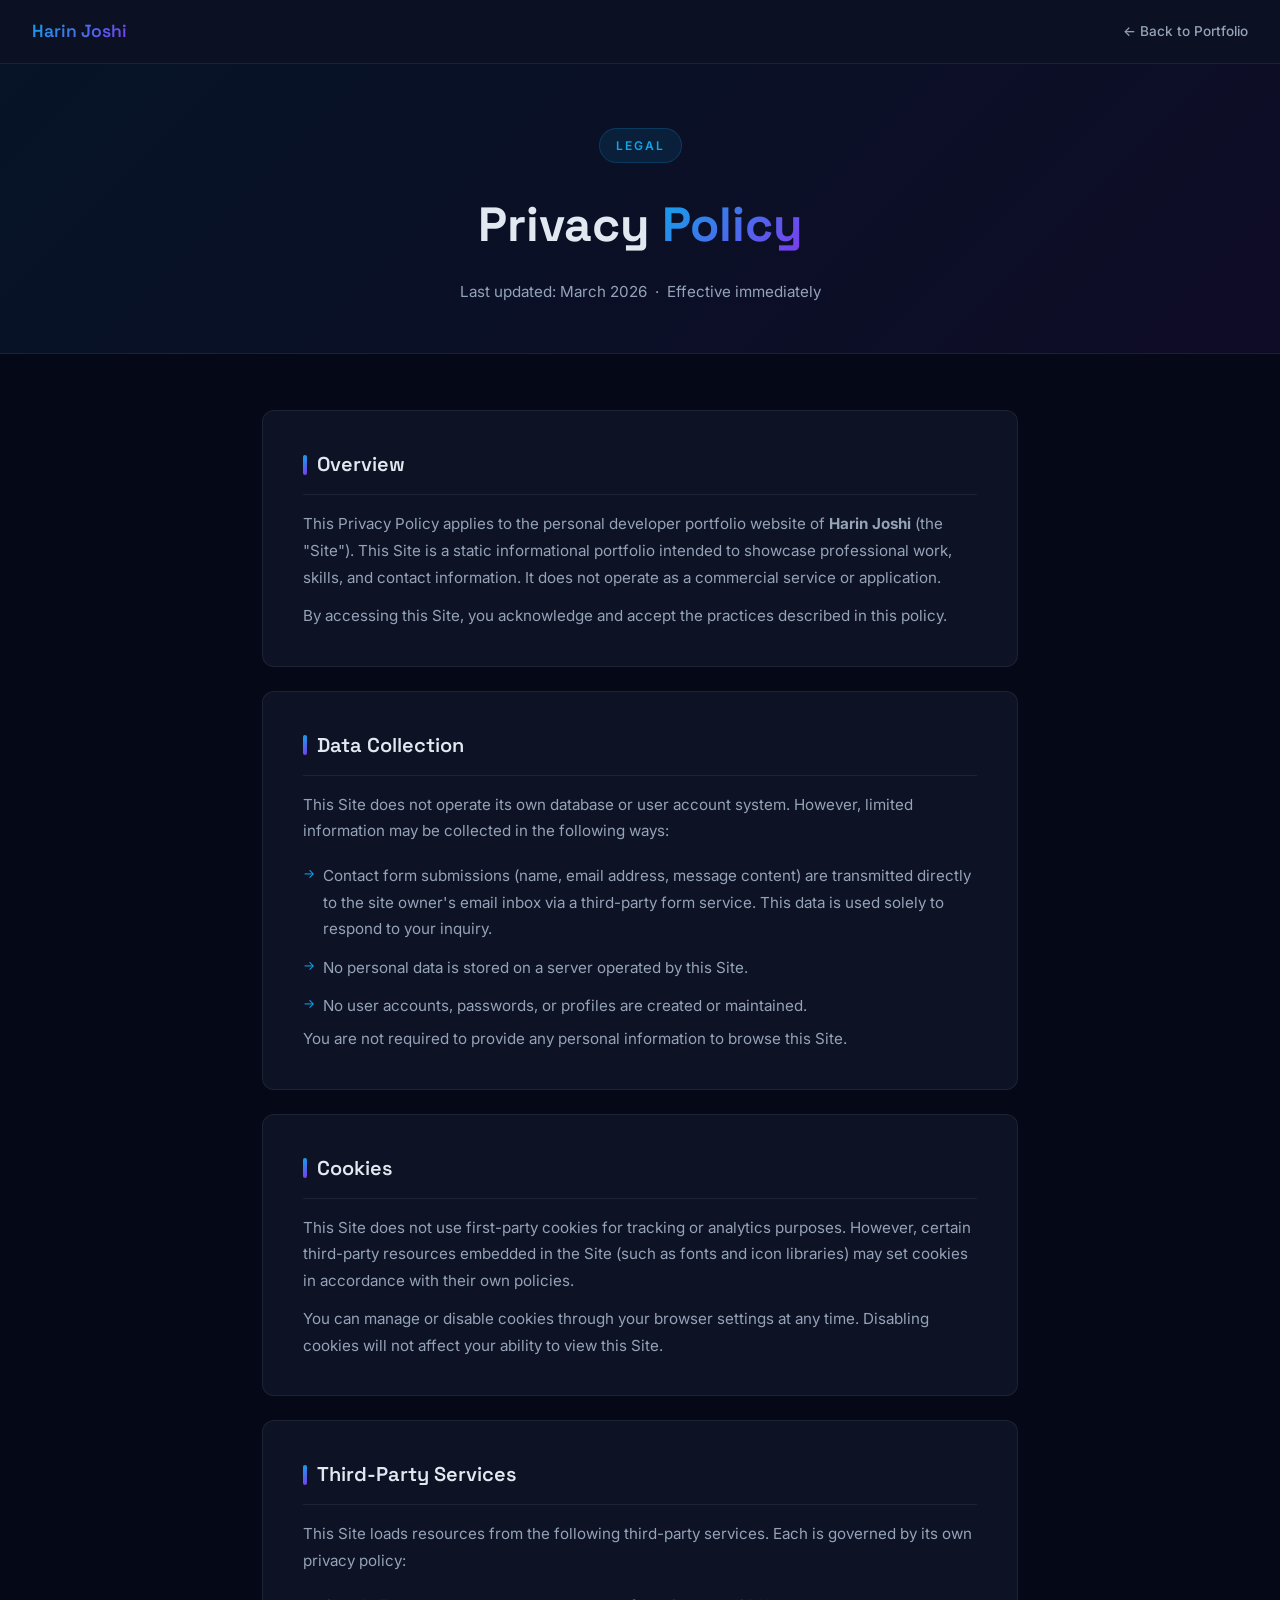
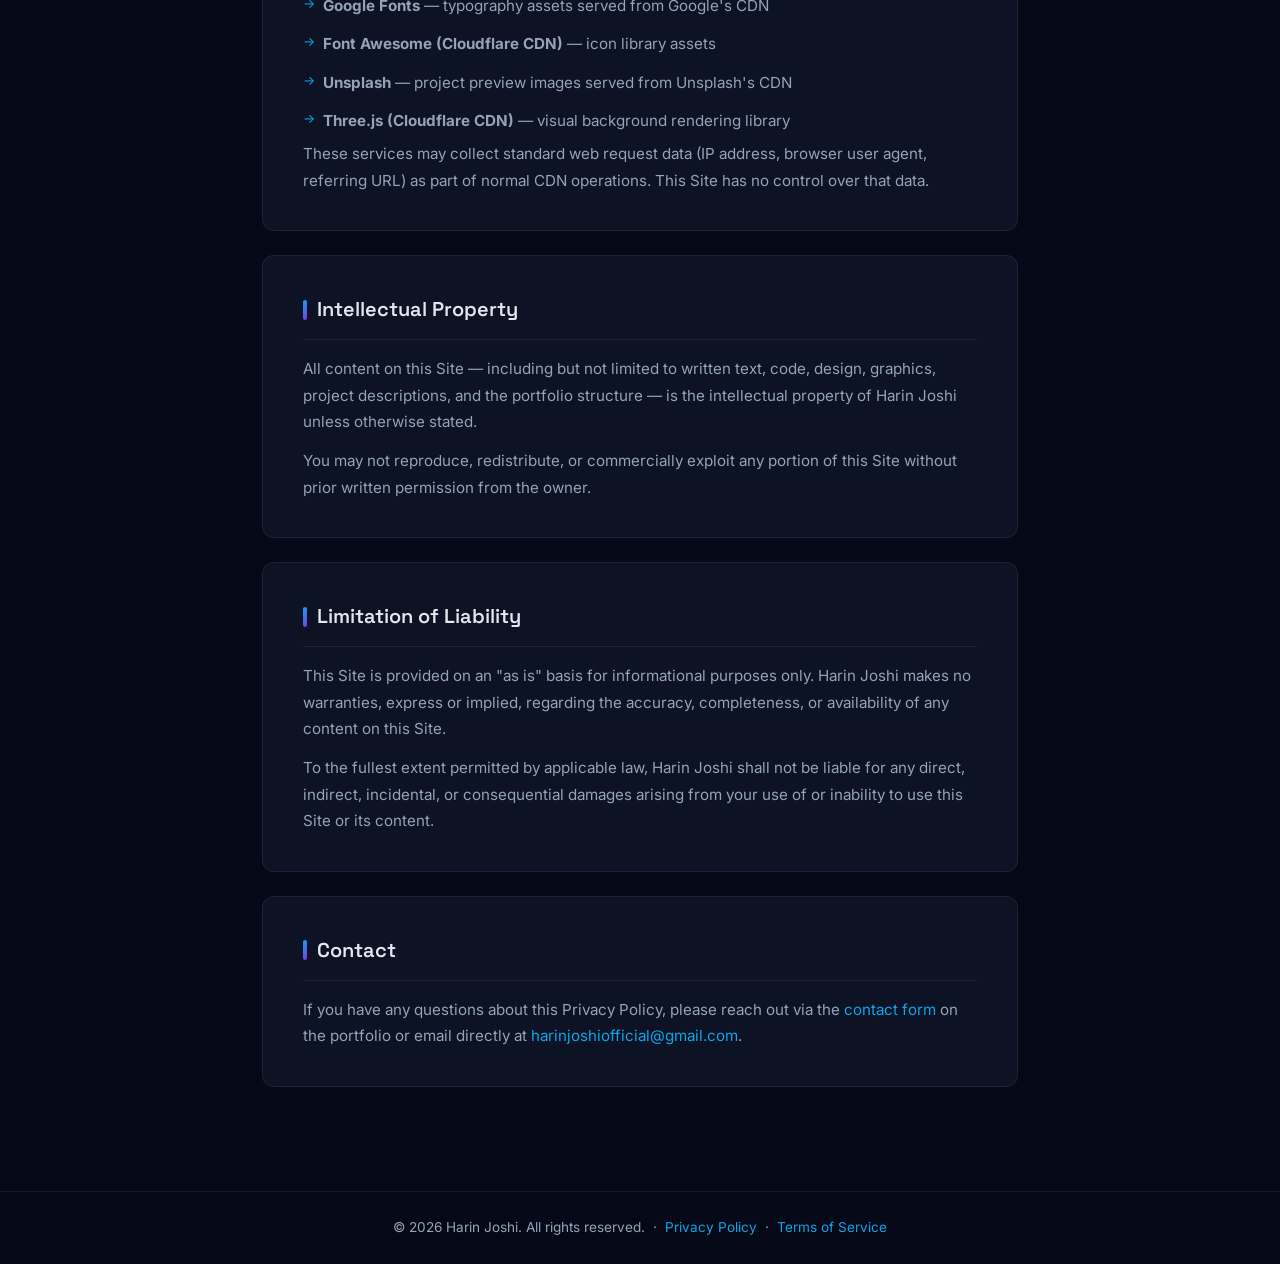
<file: privacy-policy.html>
<!DOCTYPE html>
<html lang="en">
<head>
  <meta charset="UTF-8" />
  <meta name="viewport" content="width=device-width, initial-scale=1.0" />
  <title>Privacy Policy | Harin Joshi</title>
  <link rel="preconnect" href="https://fonts.googleapis.com" />
  <link rel="preconnect" href="https://fonts.gstatic.com" crossorigin />
  <link href="https://fonts.googleapis.com/css2?family=Inter:wght@300;400;500;600;700&family=Space+Grotesk:wght@400;500;600;700&display=swap" rel="stylesheet" />
  <style>
    *, *::before, *::after { box-sizing: border-box; margin: 0; padding: 0; }

    :root {
      --bg:       #050816;
      --surface:  #0d1224;
      --border:   rgba(255,255,255,0.07);
      --primary:  #0ea5e9;
      --accent:   #7c3aed;
      --text:     #e2e8f0;
      --muted:    #94a3b8;
      --radius:   12px;
    }

    body {
      font-family: 'Inter', sans-serif;
      background: var(--bg);
      color: var(--text);
      line-height: 1.75;
      min-height: 100vh;
    }

    /* ── Top bar ── */
    .top-bar {
      background: rgba(13,18,36,0.9);
      backdrop-filter: blur(12px);
      border-bottom: 1px solid var(--border);
      padding: 16px 32px;
      display: flex;
      align-items: center;
      justify-content: space-between;
      position: sticky;
      top: 0;
      z-index: 100;
    }
    .top-bar a {
      font-family: 'Space Grotesk', sans-serif;
      font-weight: 600;
      font-size: 1.1rem;
      background: linear-gradient(135deg, #0ea5e9, #7c3aed);
      -webkit-background-clip: text;
      -webkit-text-fill-color: transparent;
      background-clip: text;
      text-decoration: none;
    }
    .back-link {
      font-size: 0.85rem !important;
      font-family: 'Inter', sans-serif !important;
      font-weight: 500 !important;
      background: none !important;
      -webkit-text-fill-color: var(--muted) !important;
      color: var(--muted);
      text-decoration: none;
      transition: color 0.2s;
    }
    .back-link:hover { color: var(--primary); -webkit-text-fill-color: var(--primary) !important; }

    /* ── Hero ── */
    .page-hero {
      background: linear-gradient(135deg, rgba(14,165,233,0.08) 0%, rgba(124,58,237,0.08) 100%);
      border-bottom: 1px solid var(--border);
      padding: 64px 32px 48px;
      text-align: center;
    }
    .page-hero .tag {
      display: inline-block;
      font-size: 0.75rem;
      font-weight: 600;
      letter-spacing: 2px;
      text-transform: uppercase;
      color: var(--primary);
      background: rgba(14,165,233,0.1);
      border: 1px solid rgba(14,165,233,0.2);
      border-radius: 100px;
      padding: 6px 16px;
      margin-bottom: 20px;
    }
    .page-hero h1 {
      font-family: 'Space Grotesk', sans-serif;
      font-size: clamp(2rem, 5vw, 3rem);
      font-weight: 700;
      margin-bottom: 12px;
    }
    .page-hero h1 span {
      background: linear-gradient(135deg, #0ea5e9, #7c3aed);
      -webkit-background-clip: text;
      -webkit-text-fill-color: transparent;
      background-clip: text;
    }
    .page-hero p {
      color: var(--muted);
      font-size: 0.95rem;
      max-width: 520px;
      margin: 0 auto;
    }

    /* ── Layout ── */
    .content {
      max-width: 820px;
      margin: 0 auto;
      padding: 56px 32px 80px;
    }

    /* ── Sections ── */
    .section {
      background: var(--surface);
      border: 1px solid var(--border);
      border-radius: var(--radius);
      padding: 36px 40px;
      margin-bottom: 24px;
    }
    .section h2 {
      font-family: 'Space Grotesk', sans-serif;
      font-size: 1.25rem;
      font-weight: 600;
      color: var(--text);
      margin-bottom: 16px;
      padding-bottom: 12px;
      border-bottom: 1px solid var(--border);
      display: flex;
      align-items: center;
      gap: 10px;
    }
    .section h2::before {
      content: '';
      display: inline-block;
      width: 4px;
      height: 20px;
      background: linear-gradient(135deg, #0ea5e9, #7c3aed);
      border-radius: 2px;
      flex-shrink: 0;
    }
    .section p { color: var(--muted); font-size: 0.95rem; margin-bottom: 12px; }
    .section p:last-child { margin-bottom: 0; }
    .section ul {
      list-style: none;
      padding: 0;
      margin-top: 8px;
    }
    .section ul li {
      color: var(--muted);
      font-size: 0.95rem;
      padding: 6px 0 6px 20px;
      position: relative;
    }
    .section ul li::before {
      content: '→';
      position: absolute;
      left: 0;
      color: var(--primary);
      font-size: 0.8rem;
    }

    /* ── Footer ── */
    .page-footer {
      border-top: 1px solid var(--border);
      padding: 24px 32px;
      text-align: center;
      color: var(--muted);
      font-size: 0.85rem;
    }
    .page-footer a { color: var(--primary); text-decoration: none; }
    .page-footer a:hover { text-decoration: underline; }

    @media (max-width: 600px) {
      .section { padding: 24px 20px; }
      .content { padding: 32px 16px 60px; }
    }
  </style>
</head>
<body>

  <header class="top-bar">
    <a href="index.html">Harin Joshi</a>
    <a href="index.html" class="back-link">← Back to Portfolio</a>
  </header>

  <div class="page-hero">
    <span class="tag">Legal</span>
    <h1>Privacy <span>Policy</span></h1>
    <p>Last updated: March 2026 &nbsp;·&nbsp; Effective immediately</p>
  </div>

  <main class="content">

    <div class="section">
      <h2>Overview</h2>
      <p>
        This Privacy Policy applies to the personal developer portfolio website of <strong>Harin Joshi</strong>
        (the "Site"). This Site is a static informational portfolio intended to showcase professional work,
        skills, and contact information. It does not operate as a commercial service or application.
      </p>
      <p>
        By accessing this Site, you acknowledge and accept the practices described in this policy.
      </p>
    </div>

    <div class="section">
      <h2>Data Collection</h2>
      <p>
        This Site does not operate its own database or user account system. However, limited information
        may be collected in the following ways:
      </p>
      <ul>
        <li>Contact form submissions (name, email address, message content) are transmitted directly to the site owner's email inbox via a third-party form service. This data is used solely to respond to your inquiry.</li>
        <li>No personal data is stored on a server operated by this Site.</li>
        <li>No user accounts, passwords, or profiles are created or maintained.</li>
      </ul>
      <p>
        You are not required to provide any personal information to browse this Site.
      </p>
    </div>

    <div class="section">
      <h2>Cookies</h2>
      <p>
        This Site does not use first-party cookies for tracking or analytics purposes. However, certain
        third-party resources embedded in the Site (such as fonts and icon libraries) may set cookies
        in accordance with their own policies.
      </p>
      <p>
        You can manage or disable cookies through your browser settings at any time. Disabling cookies
        will not affect your ability to view this Site.
      </p>
    </div>

    <div class="section">
      <h2>Third-Party Services</h2>
      <p>This Site loads resources from the following third-party services. Each is governed by its own privacy policy:</p>
      <ul>
        <li><strong>Google Fonts</strong> — typography assets served from Google's CDN</li>
        <li><strong>Font Awesome (Cloudflare CDN)</strong> — icon library assets</li>
        <li><strong>Unsplash</strong> — project preview images served from Unsplash's CDN</li>
        <li><strong>Three.js (Cloudflare CDN)</strong> — visual background rendering library</li>
      </ul>
      <p>
        These services may collect standard web request data (IP address, browser user agent, referring URL)
        as part of normal CDN operations. This Site has no control over that data.
      </p>
    </div>

    <div class="section">
      <h2>Intellectual Property</h2>
      <p>
        All content on this Site — including but not limited to written text, code, design, graphics,
        project descriptions, and the portfolio structure — is the intellectual property of Harin Joshi
        unless otherwise stated.
      </p>
      <p>
        You may not reproduce, redistribute, or commercially exploit any portion of this Site without
        prior written permission from the owner.
      </p>
    </div>

    <div class="section">
      <h2>Limitation of Liability</h2>
      <p>
        This Site is provided on an "as is" basis for informational purposes only. Harin Joshi makes
        no warranties, express or implied, regarding the accuracy, completeness, or availability of
        any content on this Site.
      </p>
      <p>
        To the fullest extent permitted by applicable law, Harin Joshi shall not be liable for any
        direct, indirect, incidental, or consequential damages arising from your use of or inability
        to use this Site or its content.
      </p>
    </div>

    <div class="section">
      <h2>Contact</h2>
      <p>
        If you have any questions about this Privacy Policy, please reach out via the
        <a href="index.html#contact" style="color: var(--primary); text-decoration: none;">contact form</a>
        on the portfolio or email directly at
        <a href="mailto:harinjoshiofficial@gmail.com" style="color: var(--primary); text-decoration: none;">harinjoshiofficial@gmail.com</a>.
      </p>
    </div>

  </main>

  <footer class="page-footer">
    <p>&copy; 2026 Harin Joshi. All rights reserved. &nbsp;·&nbsp;
      <a href="privacy-policy.html">Privacy Policy</a> &nbsp;·&nbsp;
      <a href="terms-of-service.html">Terms of Service</a>
    </p>
  </footer>

</body>
</html>
</file>
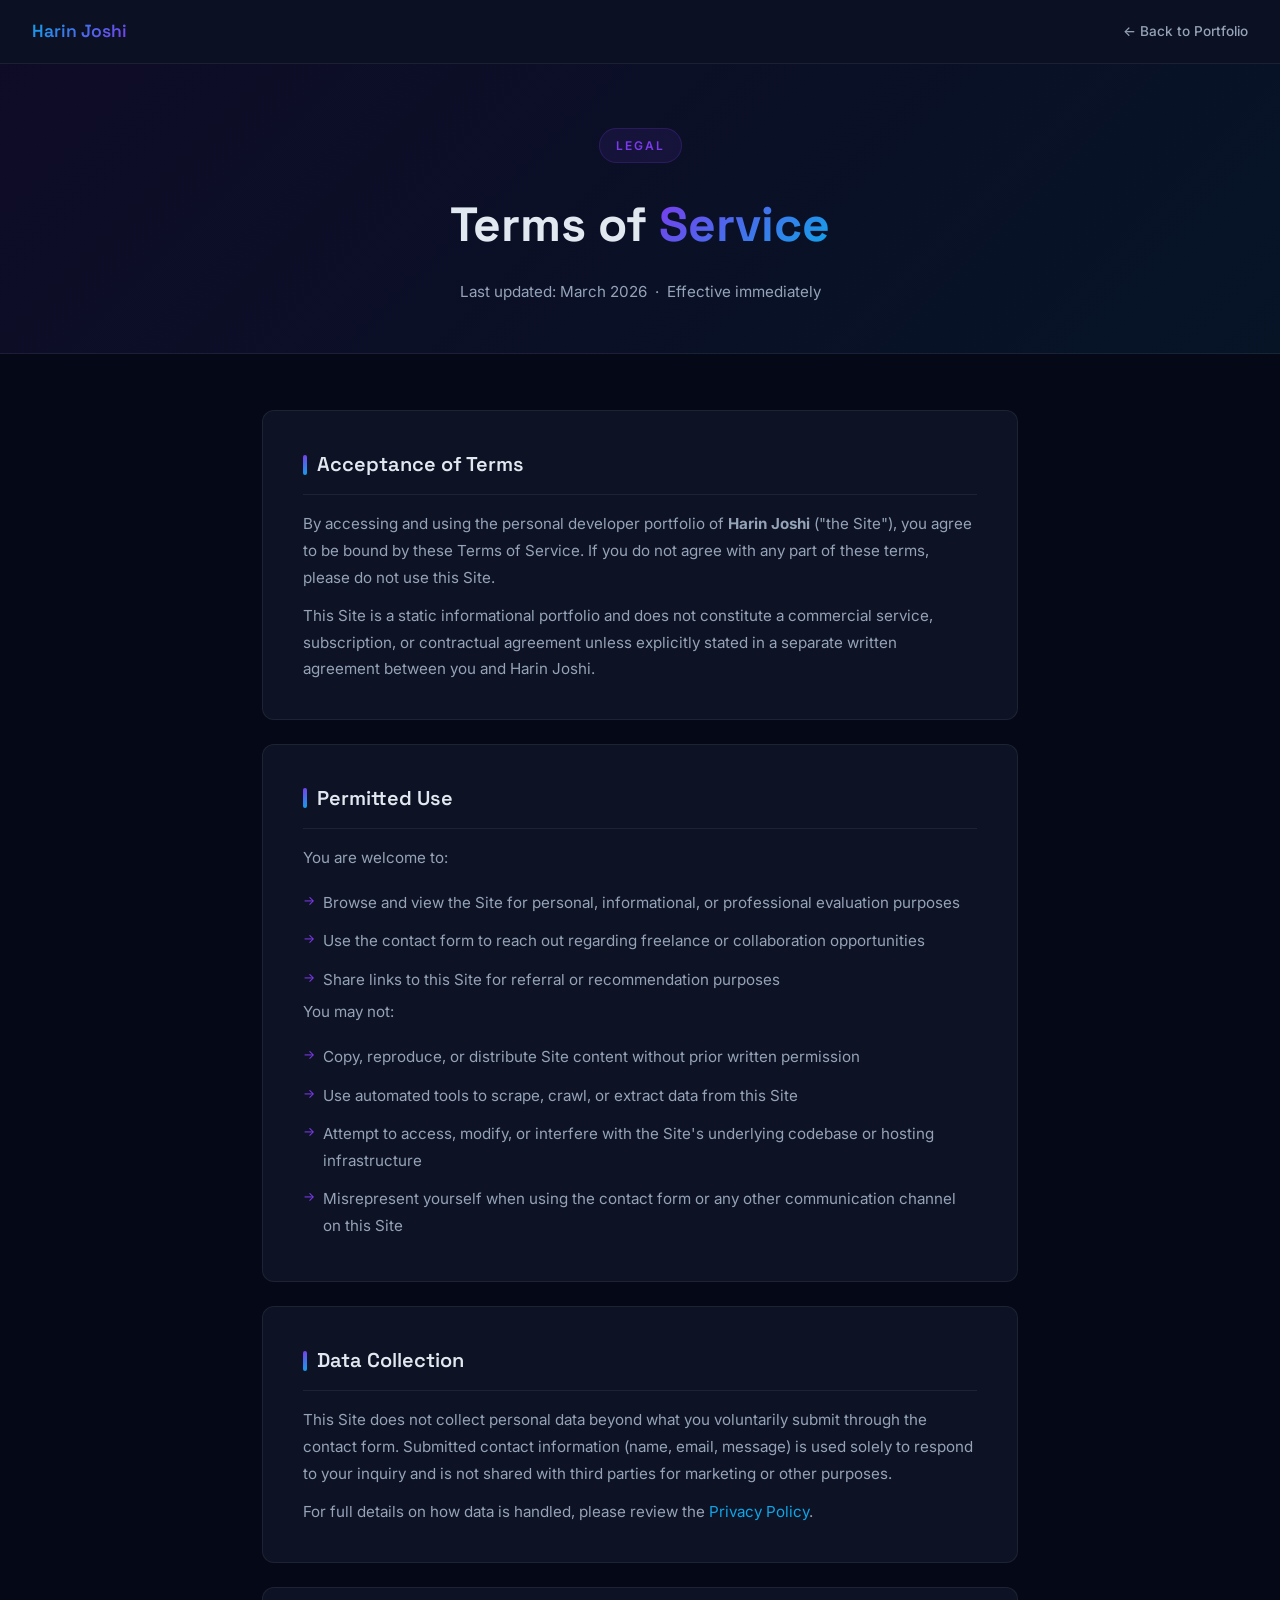
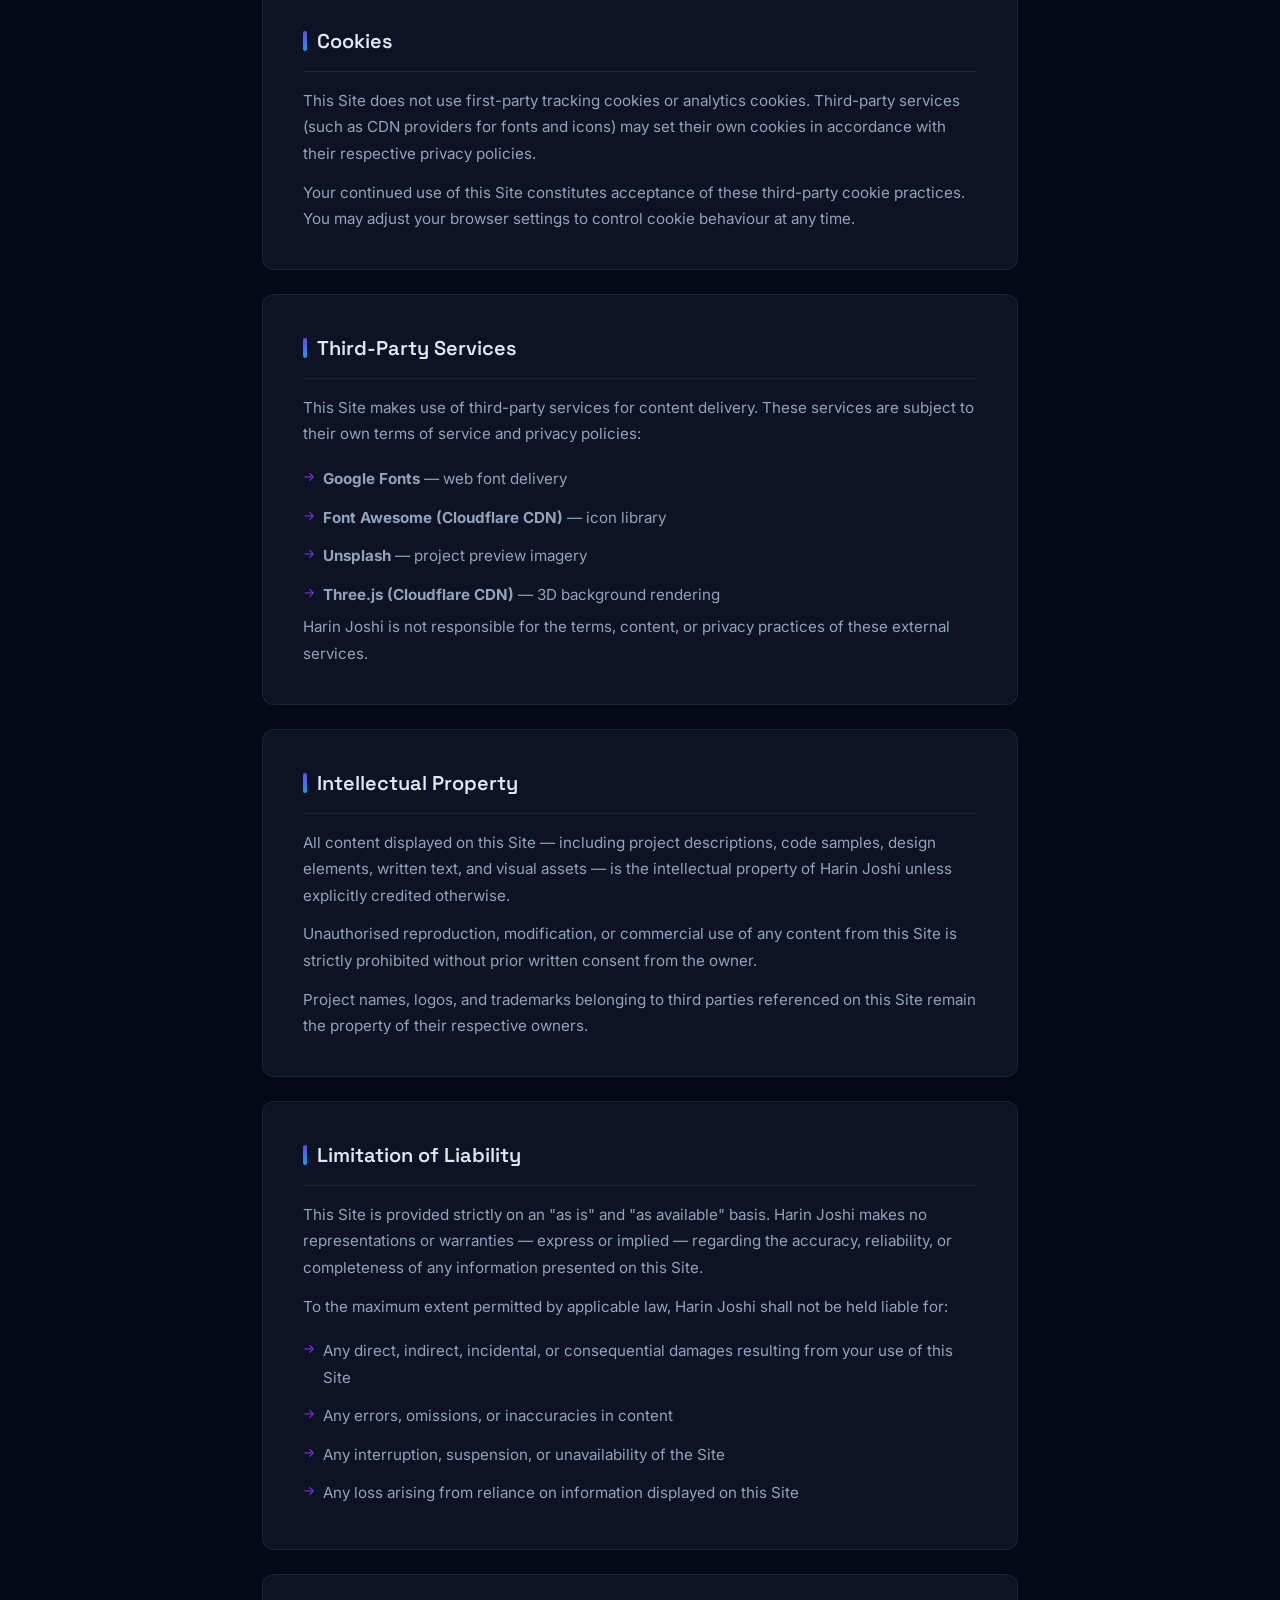
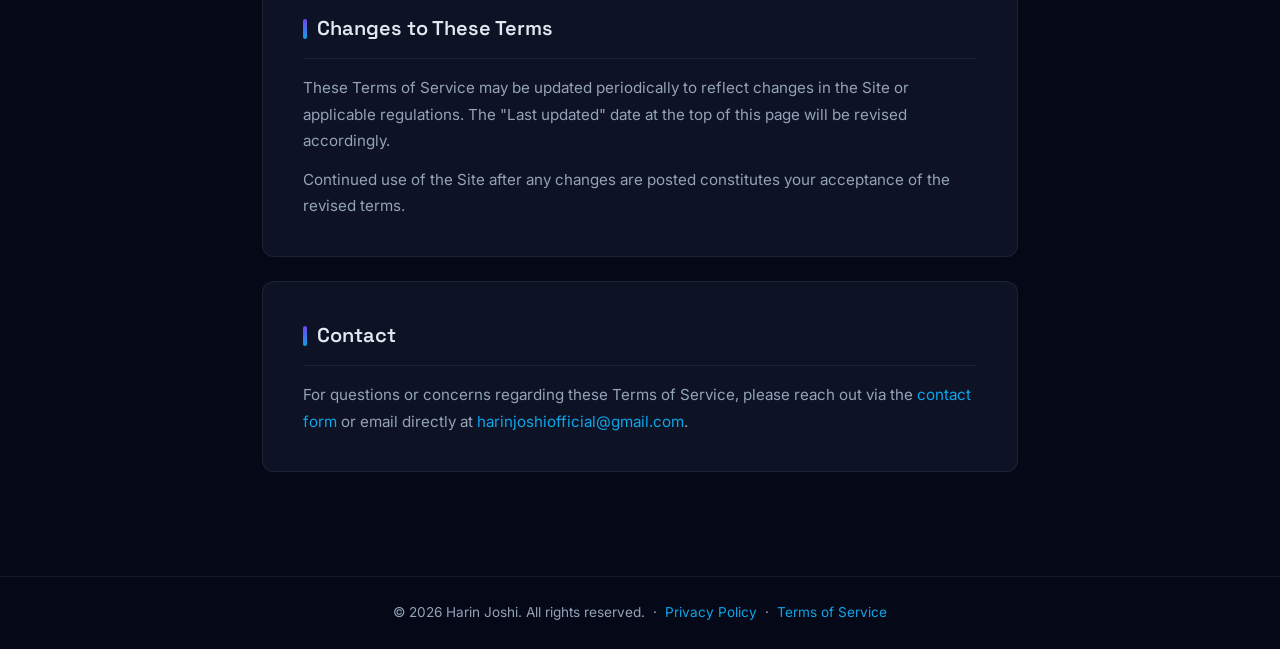
<file: terms-of-service.html>
<!DOCTYPE html>
<html lang="en">
<head>
  <meta charset="UTF-8" />
  <meta name="viewport" content="width=device-width, initial-scale=1.0" />
  <title>Terms of Service | Harin Joshi</title>
  <link rel="preconnect" href="https://fonts.googleapis.com" />
  <link rel="preconnect" href="https://fonts.gstatic.com" crossorigin />
  <link href="https://fonts.googleapis.com/css2?family=Inter:wght@300;400;500;600;700&family=Space+Grotesk:wght@400;500;600;700&display=swap" rel="stylesheet" />
  <style>
    *, *::before, *::after { box-sizing: border-box; margin: 0; padding: 0; }

    :root {
      --bg:       #050816;
      --surface:  #0d1224;
      --border:   rgba(255,255,255,0.07);
      --primary:  #0ea5e9;
      --accent:   #7c3aed;
      --text:     #e2e8f0;
      --muted:    #94a3b8;
      --radius:   12px;
    }

    body {
      font-family: 'Inter', sans-serif;
      background: var(--bg);
      color: var(--text);
      line-height: 1.75;
      min-height: 100vh;
    }

    /* ── Top bar ── */
    .top-bar {
      background: rgba(13,18,36,0.9);
      backdrop-filter: blur(12px);
      border-bottom: 1px solid var(--border);
      padding: 16px 32px;
      display: flex;
      align-items: center;
      justify-content: space-between;
      position: sticky;
      top: 0;
      z-index: 100;
    }
    .top-bar a {
      font-family: 'Space Grotesk', sans-serif;
      font-weight: 600;
      font-size: 1.1rem;
      background: linear-gradient(135deg, #0ea5e9, #7c3aed);
      -webkit-background-clip: text;
      -webkit-text-fill-color: transparent;
      background-clip: text;
      text-decoration: none;
    }
    .back-link {
      font-size: 0.85rem !important;
      font-family: 'Inter', sans-serif !important;
      font-weight: 500 !important;
      background: none !important;
      -webkit-text-fill-color: var(--muted) !important;
      color: var(--muted);
      text-decoration: none;
      transition: color 0.2s;
    }
    .back-link:hover { color: var(--primary); -webkit-text-fill-color: var(--primary) !important; }

    /* ── Hero ── */
    .page-hero {
      background: linear-gradient(135deg, rgba(124,58,237,0.08) 0%, rgba(14,165,233,0.08) 100%);
      border-bottom: 1px solid var(--border);
      padding: 64px 32px 48px;
      text-align: center;
    }
    .page-hero .tag {
      display: inline-block;
      font-size: 0.75rem;
      font-weight: 600;
      letter-spacing: 2px;
      text-transform: uppercase;
      color: var(--accent);
      background: rgba(124,58,237,0.1);
      border: 1px solid rgba(124,58,237,0.2);
      border-radius: 100px;
      padding: 6px 16px;
      margin-bottom: 20px;
    }
    .page-hero h1 {
      font-family: 'Space Grotesk', sans-serif;
      font-size: clamp(2rem, 5vw, 3rem);
      font-weight: 700;
      margin-bottom: 12px;
    }
    .page-hero h1 span {
      background: linear-gradient(135deg, #7c3aed, #0ea5e9);
      -webkit-background-clip: text;
      -webkit-text-fill-color: transparent;
      background-clip: text;
    }
    .page-hero p {
      color: var(--muted);
      font-size: 0.95rem;
      max-width: 520px;
      margin: 0 auto;
    }

    /* ── Layout ── */
    .content {
      max-width: 820px;
      margin: 0 auto;
      padding: 56px 32px 80px;
    }

    /* ── Sections ── */
    .section {
      background: var(--surface);
      border: 1px solid var(--border);
      border-radius: var(--radius);
      padding: 36px 40px;
      margin-bottom: 24px;
    }
    .section h2 {
      font-family: 'Space Grotesk', sans-serif;
      font-size: 1.25rem;
      font-weight: 600;
      color: var(--text);
      margin-bottom: 16px;
      padding-bottom: 12px;
      border-bottom: 1px solid var(--border);
      display: flex;
      align-items: center;
      gap: 10px;
    }
    .section h2::before {
      content: '';
      display: inline-block;
      width: 4px;
      height: 20px;
      background: linear-gradient(135deg, #7c3aed, #0ea5e9);
      border-radius: 2px;
      flex-shrink: 0;
    }
    .section p { color: var(--muted); font-size: 0.95rem; margin-bottom: 12px; }
    .section p:last-child { margin-bottom: 0; }
    .section ul {
      list-style: none;
      padding: 0;
      margin-top: 8px;
    }
    .section ul li {
      color: var(--muted);
      font-size: 0.95rem;
      padding: 6px 0 6px 20px;
      position: relative;
    }
    .section ul li::before {
      content: '→';
      position: absolute;
      left: 0;
      color: var(--accent);
      font-size: 0.8rem;
    }

    /* ── Footer ── */
    .page-footer {
      border-top: 1px solid var(--border);
      padding: 24px 32px;
      text-align: center;
      color: var(--muted);
      font-size: 0.85rem;
    }
    .page-footer a { color: var(--primary); text-decoration: none; }
    .page-footer a:hover { text-decoration: underline; }

    @media (max-width: 600px) {
      .section { padding: 24px 20px; }
      .content { padding: 32px 16px 60px; }
    }
  </style>
</head>
<body>

  <header class="top-bar">
    <a href="index.html">Harin Joshi</a>
    <a href="index.html" class="back-link">← Back to Portfolio</a>
  </header>

  <div class="page-hero">
    <span class="tag">Legal</span>
    <h1>Terms of <span>Service</span></h1>
    <p>Last updated: March 2026 &nbsp;·&nbsp; Effective immediately</p>
  </div>

  <main class="content">

    <div class="section">
      <h2>Acceptance of Terms</h2>
      <p>
        By accessing and using the personal developer portfolio of <strong>Harin Joshi</strong>
        ("the Site"), you agree to be bound by these Terms of Service. If you do not agree
        with any part of these terms, please do not use this Site.
      </p>
      <p>
        This Site is a static informational portfolio and does not constitute a commercial
        service, subscription, or contractual agreement unless explicitly stated in a separate
        written agreement between you and Harin Joshi.
      </p>
    </div>

    <div class="section">
      <h2>Permitted Use</h2>
      <p>You are welcome to:</p>
      <ul>
        <li>Browse and view the Site for personal, informational, or professional evaluation purposes</li>
        <li>Use the contact form to reach out regarding freelance or collaboration opportunities</li>
        <li>Share links to this Site for referral or recommendation purposes</li>
      </ul>
      <p>You may not:</p>
      <ul>
        <li>Copy, reproduce, or distribute Site content without prior written permission</li>
        <li>Use automated tools to scrape, crawl, or extract data from this Site</li>
        <li>Attempt to access, modify, or interfere with the Site's underlying codebase or hosting infrastructure</li>
        <li>Misrepresent yourself when using the contact form or any other communication channel on this Site</li>
      </ul>
    </div>

    <div class="section">
      <h2>Data Collection</h2>
      <p>
        This Site does not collect personal data beyond what you voluntarily submit through the contact form.
        Submitted contact information (name, email, message) is used solely to respond to your inquiry
        and is not shared with third parties for marketing or other purposes.
      </p>
      <p>
        For full details on how data is handled, please review the
        <a href="privacy-policy.html" style="color: var(--primary); text-decoration: none;">Privacy Policy</a>.
      </p>
    </div>

    <div class="section">
      <h2>Cookies</h2>
      <p>
        This Site does not use first-party tracking cookies or analytics cookies. Third-party services
        (such as CDN providers for fonts and icons) may set their own cookies in accordance with their
        respective privacy policies.
      </p>
      <p>
        Your continued use of this Site constitutes acceptance of these third-party cookie practices.
        You may adjust your browser settings to control cookie behaviour at any time.
      </p>
    </div>

    <div class="section">
      <h2>Third-Party Services</h2>
      <p>
        This Site makes use of third-party services for content delivery. These services are subject
        to their own terms of service and privacy policies:
      </p>
      <ul>
        <li><strong>Google Fonts</strong> — web font delivery</li>
        <li><strong>Font Awesome (Cloudflare CDN)</strong> — icon library</li>
        <li><strong>Unsplash</strong> — project preview imagery</li>
        <li><strong>Three.js (Cloudflare CDN)</strong> — 3D background rendering</li>
      </ul>
      <p>
        Harin Joshi is not responsible for the terms, content, or privacy practices of these external services.
      </p>
    </div>

    <div class="section">
      <h2>Intellectual Property</h2>
      <p>
        All content displayed on this Site — including project descriptions, code samples, design elements,
        written text, and visual assets — is the intellectual property of Harin Joshi unless explicitly
        credited otherwise.
      </p>
      <p>
        Unauthorised reproduction, modification, or commercial use of any content from this Site is
        strictly prohibited without prior written consent from the owner.
      </p>
      <p>
        Project names, logos, and trademarks belonging to third parties referenced on this Site remain
        the property of their respective owners.
      </p>
    </div>

    <div class="section">
      <h2>Limitation of Liability</h2>
      <p>
        This Site is provided strictly on an "as is" and "as available" basis. Harin Joshi makes no
        representations or warranties — express or implied — regarding the accuracy, reliability, or
        completeness of any information presented on this Site.
      </p>
      <p>
        To the maximum extent permitted by applicable law, Harin Joshi shall not be held liable for:
      </p>
      <ul>
        <li>Any direct, indirect, incidental, or consequential damages resulting from your use of this Site</li>
        <li>Any errors, omissions, or inaccuracies in content</li>
        <li>Any interruption, suspension, or unavailability of the Site</li>
        <li>Any loss arising from reliance on information displayed on this Site</li>
      </ul>
    </div>

    <div class="section">
      <h2>Changes to These Terms</h2>
      <p>
        These Terms of Service may be updated periodically to reflect changes in the Site or applicable
        regulations. The "Last updated" date at the top of this page will be revised accordingly.
      </p>
      <p>
        Continued use of the Site after any changes are posted constitutes your acceptance of the
        revised terms.
      </p>
    </div>

    <div class="section">
      <h2>Contact</h2>
      <p>
        For questions or concerns regarding these Terms of Service, please reach out via the
        <a href="index.html#contact" style="color: var(--primary); text-decoration: none;">contact form</a>
        or email directly at
        <a href="mailto:harinjoshiofficial@gmail.com" style="color: var(--primary); text-decoration: none;">harinjoshiofficial@gmail.com</a>.
      </p>
    </div>

  </main>

  <footer class="page-footer">
    <p>&copy; 2026 Harin Joshi. All rights reserved. &nbsp;·&nbsp;
      <a href="privacy-policy.html">Privacy Policy</a> &nbsp;·&nbsp;
      <a href="terms-of-service.html">Terms of Service</a>
    </p>
  </footer>

</body>
</html>
</file>
